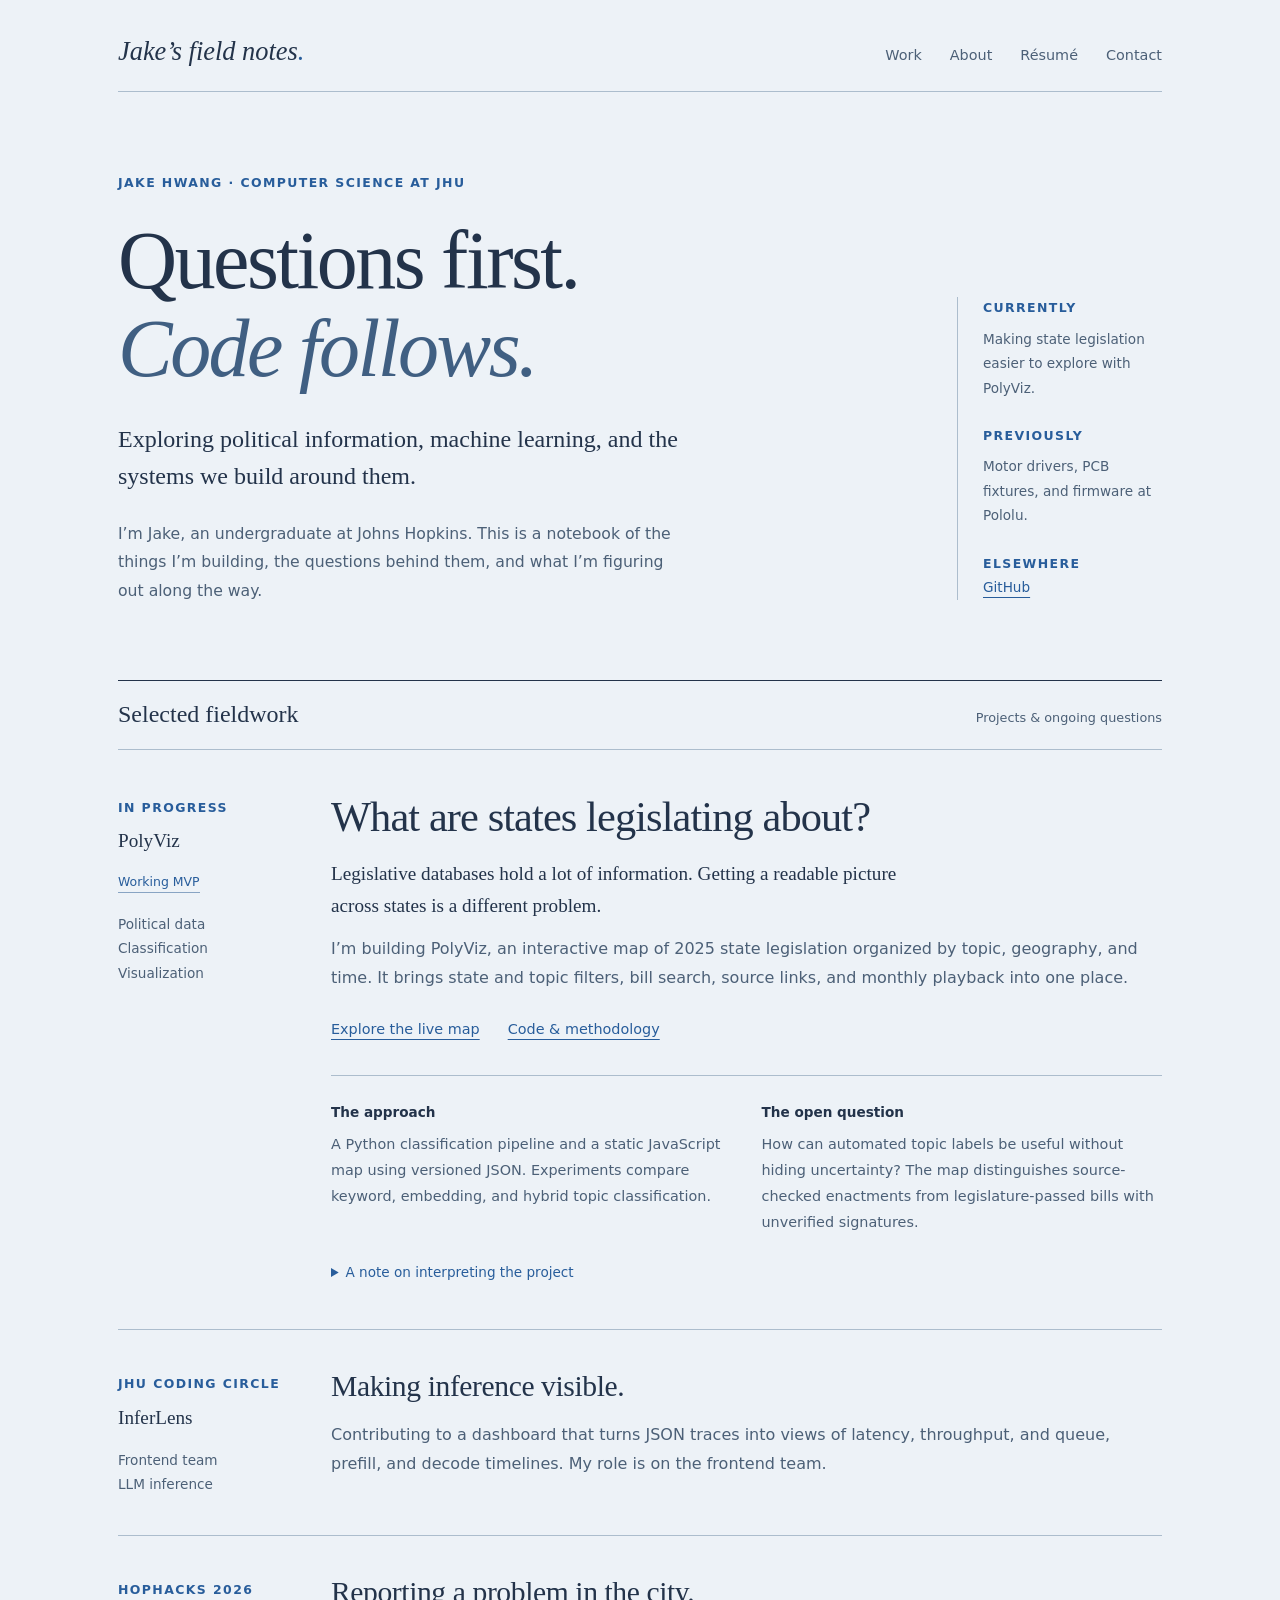
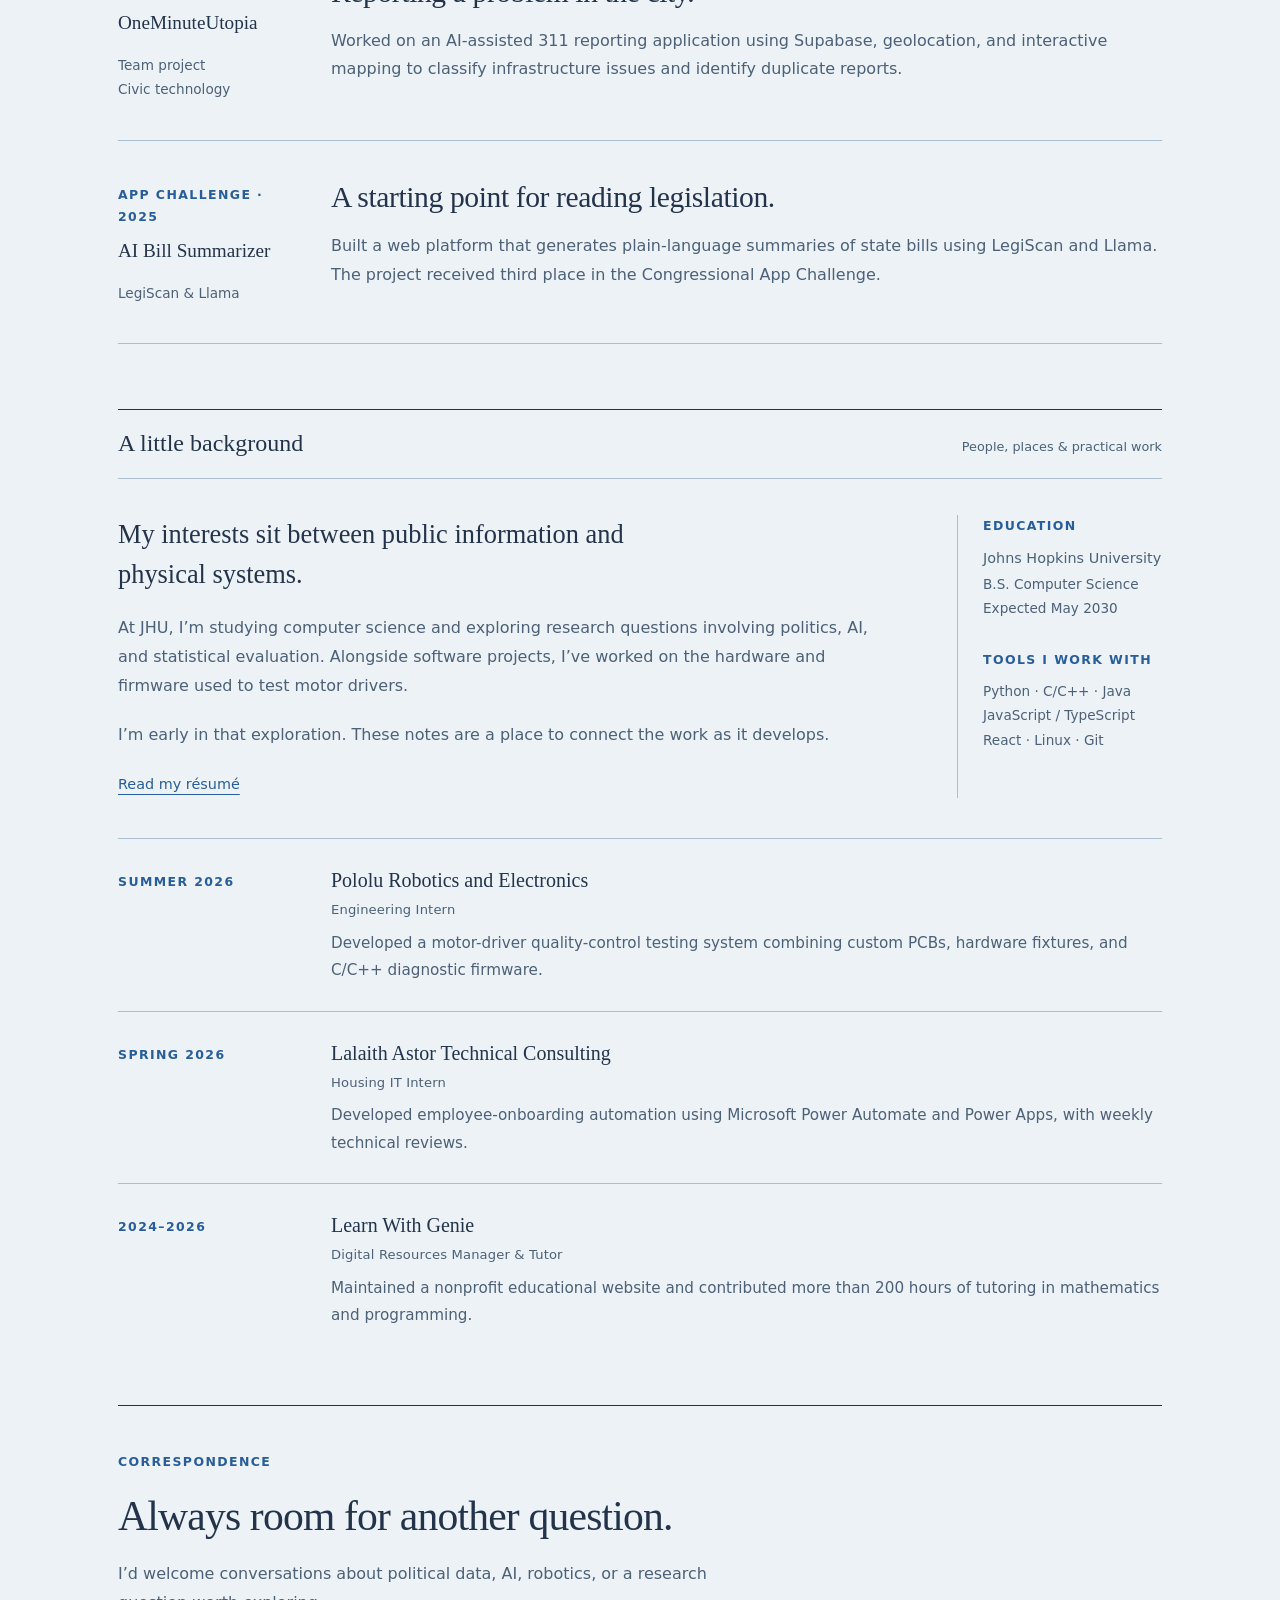
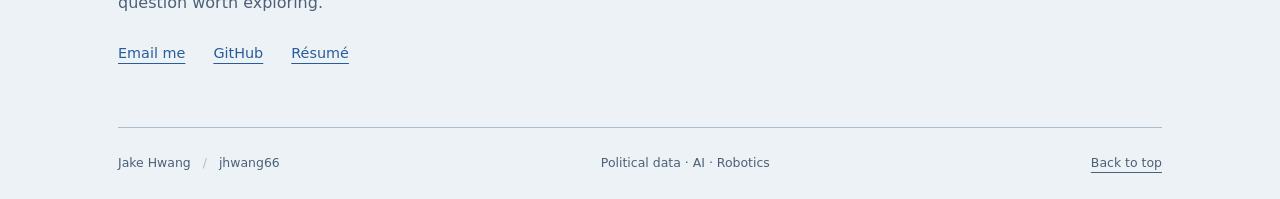
<file: index.html>
<!doctype html>
<html lang="en">
<head>
  <meta charset="utf-8">
  <meta name="viewport" content="width=device-width, initial-scale=1">
  <meta name="theme-color" content="#edf2f7">
  <meta name="description" content="Jake Hwang’s field notes on political data, AI, and robotics. Computer science undergraduate at Johns Hopkins University and creator of PolyViz.">
  <title>Jake’s field notes · jhwang66</title>
  <link rel="icon" href="favicon.svg" type="image/svg+xml">
  <link rel="stylesheet" href="styles.css?v=879760ba5a">
  <script src="script.js?v=1663479a08" defer></script>
</head>
<body>
<a class="skip" href="#main">Skip to content</a>
<div class="reading-progress" aria-hidden="true"></div>
<div class="page">
  <header class="masthead">
    <a class="brand" href="#">Jake’s field notes<span class="brand-period">.</span></a>
    <nav aria-label="Main navigation"><a href="#work">Work</a><a href="#about">About</a><a href="Jake-Hwang-Resume.pdf">Résumé</a><a href="#contact">Contact</a></nav>
  </header>
  <main id="main">
<section class="opening" aria-labelledby="opening-title"><div class="opening-main">
<p class="eyebrow">Jake Hwang · Computer science at JHU</p><h1 id="opening-title">Questions first.<br><em>Code follows.</em></h1>
<p class="opening-deck">Exploring political information, machine learning, and the systems we build around them.</p><p class="opening-bio">I’m Jake, an undergraduate at Johns Hopkins. This is a notebook of the things I’m building, the questions behind them, and what I’m figuring out along the way.</p></div>
<aside class="margin-note" aria-label="At a glance"><div><p class="note-label">Currently</p><p class="">Making state legislation easier to explore with PolyViz.</p></div><div><p class="note-label">Previously</p><p class="">Motor drivers, PCB fixtures, and firmware at Pololu.</p></div><div><p class="note-label">Elsewhere</p><a href="https://github.com/PenguinYoi">GitHub</a></div></aside></section>
    <section id="work" class="work-section" aria-labelledby="work-title">
      <div class="section-heading"><h2 id="work-title">Selected fieldwork</h2><span>Projects & ongoing questions</span></div>
<article id="polyviz" class="entry featured reveal"><aside class="entry-meta"><p class="note-label">In progress</p><p class="project-name">PolyViz</p><span class="status">Working MVP</span><p class="meta-topic">Political data<br>Classification<br>Visualization</p></aside><div class="entry-body"><h3>What are states legislating about?</h3><p class="entry-lead">Legislative databases hold a lot of information. Getting a readable picture across states is a different problem.</p><p class="">I’m building PolyViz, an interactive map of 2025 state legislation organized by topic, geography, and time. It brings state and topic filters, bill search, source links, and monthly playback into one place.</p><div class="entry-links"><a href="https://penguinyoi.github.io/PolyViz/">Explore the live map</a><a href="https://github.com/PenguinYoi/PolyViz">Code &amp; methodology</a></div><div class="research-notes"><div><h4>The approach</h4><p class="">A Python classification pipeline and a static JavaScript map using versioned JSON. Experiments compare keyword, embedding, and hybrid topic classification.</p></div><div><h4>The open question</h4><p class="">How can automated topic labels be useful without hiding uncertainty? The map distinguishes source-checked enactments from legislature-passed bills with unverified signatures.</p></div></div><details><summary>A note on interpreting the project</summary><p class="">PolyViz is an exploratory MVP, not a complete legislative inventory or a validated measure of state priorities. Topic proposals and incomplete coverage limit interpretation. Evaluation and cross-state transfer remain areas of investigation; the repository documents the current methods and limitations.</p></details></div></article>
<article id="inferlens" class="entry  reveal"><aside class="entry-meta"><p class="note-label">JHU Coding Circle</p><p class="project-name">InferLens</p><p class="meta-topic">Frontend team<br>LLM inference</p></aside><div class="entry-body"><h3>Making inference visible.</h3><p class="">Contributing to a dashboard that turns JSON traces into views of latency, throughput, and queue, prefill, and decode timelines. My role is on the frontend team.</p></div></article>
<article id="oneminuteutopia" class="entry  reveal"><aside class="entry-meta"><p class="note-label">HopHacks 2026</p><p class="project-name">OneMinuteUtopia</p><p class="meta-topic">Team project<br>Civic technology</p></aside><div class="entry-body"><h3>Reporting a problem in the city.</h3><p class="">Worked on an AI-assisted 311 reporting application using Supabase, geolocation, and interactive mapping to classify infrastructure issues and identify duplicate reports.</p></div></article>
<article id="bill-summarizer" class="entry  reveal"><aside class="entry-meta"><p class="note-label">App Challenge · 2025</p><p class="project-name">AI Bill Summarizer</p><p class="meta-topic">LegiScan &amp; Llama</p></aside><div class="entry-body"><h3>A starting point for reading legislation.</h3><p class="">Built a web platform that generates plain-language summaries of state bills using LegiScan and Llama. The project received third place in the Congressional App Challenge.</p></div></article>
    </section>
<section id="about" class="about-section reveal" aria-labelledby="about-title"><div class="section-heading"><h2 id="about-title">A little background</h2><span>People, places & practical work</span></div><div class="about-grid"><div><p class="about-intro">My interests sit between public information and physical systems.</p><p class="">At JHU, I’m studying computer science and exploring research questions involving politics, AI, and statistical evaluation. Alongside software projects, I’ve worked on the hardware and firmware used to test motor drivers.</p><p class="">I’m early in that exploration. These notes are a place to connect the work as it develops.</p><a class="resume-link" href="Jake-Hwang-Resume.pdf">Read my résumé</a></div><aside class="education"><p class="note-label">Education</p><p>Johns Hopkins University</p><p class="meta-topic">B.S. Computer Science<br>Expected May 2030</p><p class="note-label education-label">Tools I work with</p><p class="meta-topic">Python · C/C++ · Java<br>JavaScript / TypeScript<br>React · Linux · Git</p></aside></div><div class="experience-list"><article><p class="note-label">Summer 2026</p><div><h3>Pololu Robotics and Electronics</h3><p class="role">Engineering Intern</p><p class="">Developed a motor-driver quality-control testing system combining custom PCBs, hardware fixtures, and C/C++ diagnostic firmware.</p></div></article><article><p class="note-label">Spring 2026</p><div><h3>Lalaith Astor Technical Consulting</h3><p class="role">Housing IT Intern</p><p class="">Developed employee-onboarding automation using Microsoft Power Automate and Power Apps, with weekly technical reviews.</p></div></article><article><p class="note-label">2024–2026</p><div><h3>Learn With Genie</h3><p class="role">Digital Resources Manager &amp; Tutor</p><p class="">Maintained a nonprofit educational website and contributed more than 200 hours of tutoring in mathematics and programming.</p></div></article></div></section>
<section id="contact" class="contact-section reveal"><p class="eyebrow">Correspondence</p><h2>Always room for another question.</h2><p class="">I’d welcome conversations about political data, AI, robotics, or a research question worth exploring.</p><div class="entry-links"><a href="mailto:jseungjoonhwang66@gmail.com">Email me</a><a href="https://github.com/PenguinYoi">GitHub</a><a href="Jake-Hwang-Resume.pdf">Résumé</a></div></section>
  </main>
  <footer><span>Jake Hwang <span class="footer-slash">/</span> jhwang66</span><span>Political data · AI · Robotics</span><a href="#">Back to top</a></footer>
</div>
</body>
</html>
</file>
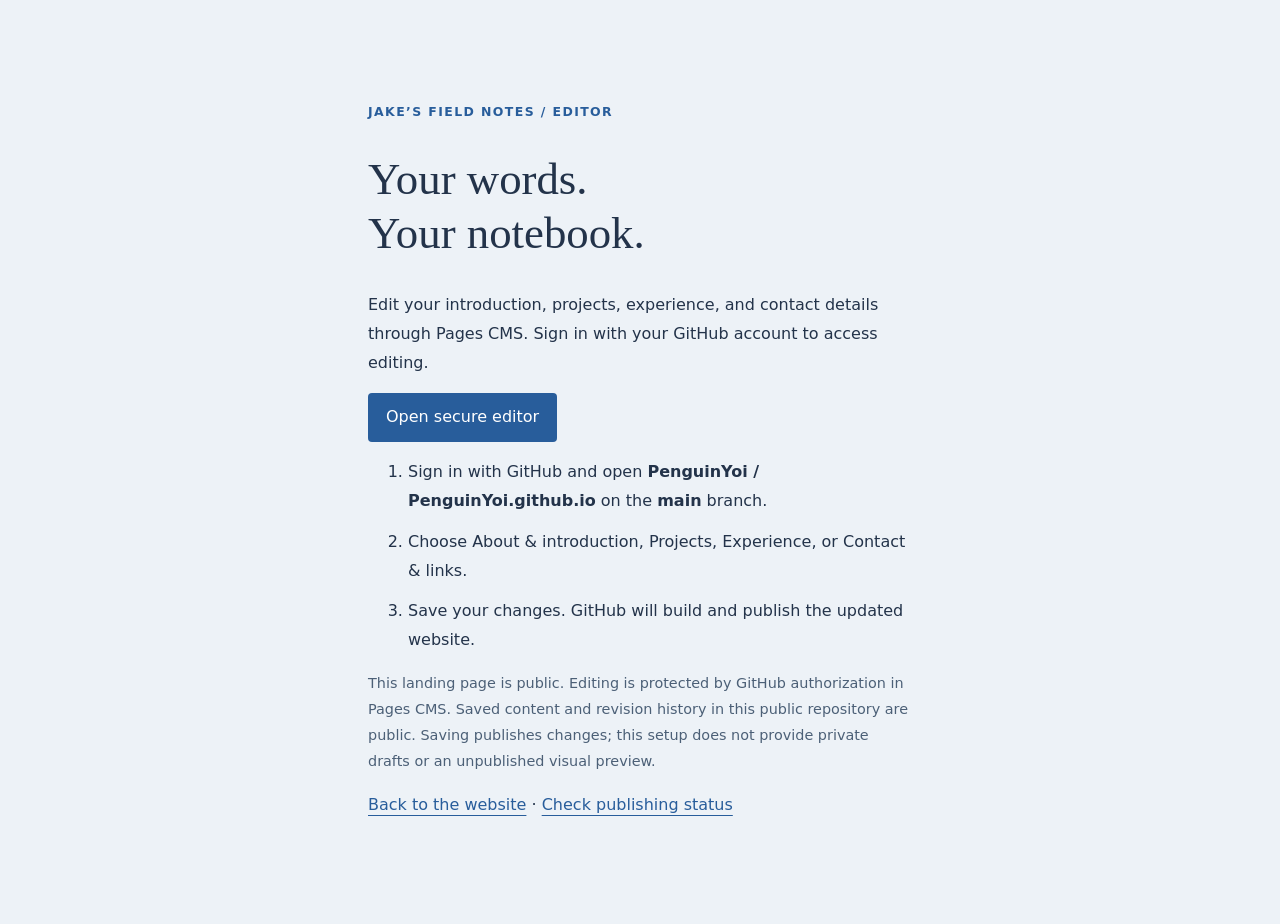
<file: admin/index.html>
<!doctype html>
<html lang="en"><head><meta charset="utf-8"><meta name="viewport" content="width=device-width,initial-scale=1"><meta name="robots" content="noindex,nofollow"><title>Edit Jake’s field notes</title><link rel="stylesheet" href="../styles.css"><style>.editor-intro{max-width:660px;margin:65px auto}h1{font:2.8rem/1.2 Georgia,serif}.editor-intro li{margin:12px 0}.editor-intro a{display:inline-block}.editor-intro .editor-action{padding:10px 18px;background:#285d9b;color:#fff;text-decoration:none;border-radius:4px}.secondary-note{font-size:.9rem;color:#4c6077}</style></head><body><main class="page editor-intro"><p class="eyebrow">Jake’s field notes / Editor</p><h1>Your words.<br>Your notebook.</h1><p>Edit your introduction, projects, experience, and contact details through Pages CMS. Sign in with your GitHub account to access editing.</p><p><a class="editor-action" href="https://app.pagescms.org/penguinyoi/penguinyoi.github.io/main/file/about">Open secure editor</a></p><ol><li>Sign in with GitHub and open <strong>PenguinYoi / PenguinYoi.github.io</strong> on the <strong>main</strong> branch.</li><li>Choose About & introduction, Projects, Experience, or Contact & links.</li><li>Save your changes. GitHub will build and publish the updated website.</li></ol><p class="secondary-note">This landing page is public. Editing is protected by GitHub authorization in Pages CMS. Saved content and revision history in this public repository are public. Saving publishes changes; this setup does not provide private drafts or an unpublished visual preview.</p><p><a href="../">Back to the website</a> · <a href="https://github.com/PenguinYoi/PenguinYoi.github.io/actions">Check publishing status</a></p></main></body></html>
</file>
<file: styles.css>
:root{color-scheme:light;--paper:#edf2f7;--ink:#23334a;--muted:#4c6077;--accent:#285d9b;--line:#acbdcd;--serif:Georgia,"Times New Roman",serif;--sans:system-ui,-apple-system,BlinkMacSystemFont,"Segoe UI",sans-serif}
*{box-sizing:border-box}html{scroll-behavior:smooth;scroll-padding-top:32px}body{margin:0;background:var(--paper);color:var(--ink);font:1rem/1.8 var(--sans);-webkit-font-smoothing:antialiased}::selection{background:#c3d7ee;color:#183352}a{color:var(--accent);text-decoration-thickness:1px;text-underline-offset:5px;transition:color .2s}a:hover{color:#122f55;text-decoration-thickness:2px}a:focus-visible,summary:focus-visible{outline:2px solid var(--accent);outline-offset:5px}.page{max-width:1160px;margin:auto;padding:36px 58px 24px}.masthead{display:flex;align-items:baseline;justify-content:space-between;gap:25px;border-bottom:1px solid var(--line);padding-bottom:22px}.brand{font:italic 1.65rem var(--serif);color:var(--ink);text-decoration:none}.brand-period{color:var(--accent)}nav{display:flex;gap:28px;flex-wrap:wrap}nav a{font-size:.9rem;text-decoration:none;color:var(--muted)}nav a:hover,nav a[aria-current]{color:var(--accent);text-decoration:underline}.opening{display:grid;grid-template-columns:minmax(0,1fr) 205px;gap:70px;padding:80px 0 75px;align-items:end}.eyebrow,.note-label{font-size:.78rem;letter-spacing:1.4px;text-transform:uppercase;font-weight:550;color:var(--accent);margin:0}.opening h1{font:400 clamp(3.6rem,6.4vw,5.4rem)/1.07 var(--serif);letter-spacing:-2.5px;margin:23px 0 28px}.opening h1 em{font-weight:400;color:#405f82}.opening-deck{font:1.5rem/1.55 var(--serif);max-width:590px;margin:0 0 25px}.opening-bio{font-size:.98rem;color:var(--muted);max-width:565px;margin:0}.margin-note{border-left:1px solid var(--line);padding-left:25px;font-size:.85rem;color:var(--muted);margin-bottom:5px}.margin-note>div+div{margin-top:25px}.margin-note p:not(.note-label){margin:7px 0}.margin-note a{font-size:.85rem}.section-heading{display:flex;align-items:baseline;justify-content:space-between;gap:20px;padding:20px 0;border-top:1px solid var(--ink);border-bottom:1px solid var(--line)}.section-heading h2{font:400 1.5rem var(--serif);margin:0}.section-heading>span{font-size:.8rem;color:var(--muted)}.entry{display:grid;grid-template-columns:175px minmax(0,1fr);gap:38px;padding:38px 0;border-bottom:1px solid var(--line)}.featured{padding-top:42px;padding-bottom:45px}.entry-meta{padding-top:5px}.project-name{font:1.2rem/1.4 var(--serif);margin:9px 0 12px}.status{display:inline-block;font-size:.78rem;color:var(--accent);border-bottom:1px solid #88a4c3;line-height:1.6}.meta-topic{font-size:.85rem;color:var(--muted);margin:16px 0 0;line-height:1.8}.entry-body h3{font:400 1.85rem/1.25 var(--serif);letter-spacing:-.4px;margin:0 0 16px}.featured h3{font-size:2.65rem;letter-spacing:-.9px;line-height:1.18}.entry-body>p{margin:14px 0 0;color:var(--muted)}.entry-body .entry-lead{font:1.2rem/1.65 var(--serif);color:var(--ink);max-width:600px}.entry-links{display:flex;flex-wrap:wrap;gap:12px 28px;margin-top:24px}.entry-links a,.resume-link{font-size:.9rem}.research-notes{display:grid;grid-template-columns:1fr 1fr;gap:30px;margin:32px 0 24px;padding-top:24px;border-top:1px solid var(--line)}.research-notes h4{font-size:.85rem;font-weight:600;margin:0 0 8px}.research-notes p{font-size:.9rem;color:var(--muted);margin:0}details{font-size:.85rem;color:var(--muted)}summary{color:var(--accent);cursor:pointer;width:fit-content}details p{margin:12px 0 0}.about-section{padding-top:65px}.about-grid{display:grid;grid-template-columns:minmax(0,1fr) 205px;gap:70px;padding:36px 0 40px}.about-grid p{color:var(--muted);margin:0 0 20px}.about-grid .about-intro{font:1.65rem/1.5 var(--serif);color:var(--ink);max-width:580px}.education{border-left:1px solid var(--line);padding-left:25px;font-size:.9rem}.education .note-label{margin-bottom:8px;color:var(--accent)}.education p{margin:0}.education .education-label{margin-top:28px}.experience-list article{display:grid;grid-template-columns:175px 1fr;gap:38px;padding:26px 0;border-top:1px solid var(--line)}.experience-list .note-label{padding-top:6px}.experience-list h3{font:1.25rem/1.5 var(--serif);margin:0}.experience-list p:not(.note-label){margin:8px 0 0;font-size:.95rem;color:var(--muted)}.experience-list .role{font-size:.82rem!important;letter-spacing:.15px;margin-top:3px!important}.contact-section{border-top:1px solid var(--ink);margin-top:50px;padding:45px 0 60px}.contact-section h2{font:400 2.6rem/1.2 var(--serif);letter-spacing:-.8px;margin:18px 0}.contact-section>p:not(.eyebrow){max-width:620px;color:var(--muted);margin:0}footer{border-top:1px solid var(--line);padding:24px 0 0;display:flex;justify-content:space-between;gap:20px;flex-wrap:wrap;font-size:.78rem;color:var(--muted)}footer a{color:var(--muted)}.footer-slash{margin:0 8px;color:var(--line)}.skip{position:absolute;top:-100px;left:15px;background:var(--paper);padding:8px;z-index:30}.skip:focus{top:8px}.reading-progress{position:fixed;top:0;left:0;height:2px;background:var(--accent);width:100%;transform:scaleX(0);transform-origin:left;z-index:20}.motion .reveal{opacity:0;transform:translateY(12px);transition:opacity .6s ease,transform .6s ease}.motion .reveal.visible{opacity:1;transform:none}
@media(min-width:1100px){.entry-meta{position:sticky;top:30px;align-self:start}}
@media(max-width:850px){.page{padding:28px 30px 24px}.opening{gap:35px;grid-template-columns:minmax(0,1fr) 175px;padding:55px 0}.opening h1{font-size:3.8rem}.about-grid{gap:35px;grid-template-columns:minmax(0,1fr) 175px}.entry,.experience-list article{grid-template-columns:145px 1fr;gap:28px}.featured h3{font-size:2.3rem}.desktop-break{display:none}.research-notes{gap:22px}.brand{font-size:1.45rem}nav{gap:20px}}
@media(max-width:620px){.page{padding:24px}.masthead{display:block;padding-bottom:20px}nav{margin-top:20px;gap:25px}nav a{padding:4px 0}.opening{display:block;padding:45px 0}.opening h1{font-size:clamp(2.8rem,10.5vw,3.8rem);letter-spacing:-1.6px;margin-top:20px}.opening-deck{font-size:1.3rem}.margin-note{display:grid;grid-template-columns:1fr 1fr;gap:22px;border:0;border-top:1px solid var(--line);padding:24px 0 0;margin:30px 0 0}.margin-note>div+div{margin:0}.margin-note>div:last-child{grid-column:1/-1}.section-heading{align-items:start;flex-direction:column;gap:5px}.entry{display:block;padding:28px 0}.entry-meta{margin-bottom:20px}.entry-meta .project-name{display:inline-block;margin:5px 16px 0 0}.entry-meta .meta-topic{display:none}.featured h3{font-size:2.2rem}.entry-body h3{font-size:1.7rem}.research-notes{grid-template-columns:1fr;gap:22px}.about-section{padding-top:45px}.about-grid{display:block;padding-top:28px}.education{border-left:0;border-top:1px solid var(--line);padding:22px 0 0;margin-top:30px}.experience-list article{grid-template-columns:1fr;gap:10px}.contact-section{padding:35px 0 45px}.contact-section h2{font-size:2.1rem}.entry-links{gap:18px 25px}footer>span:nth-child(2){display:none}}
@media(prefers-reduced-motion:reduce){html{scroll-behavior:auto}*,*:before,*:after{animation:none!important;transition:none!important}.motion .reveal{opacity:1;transform:none}}
</file>
